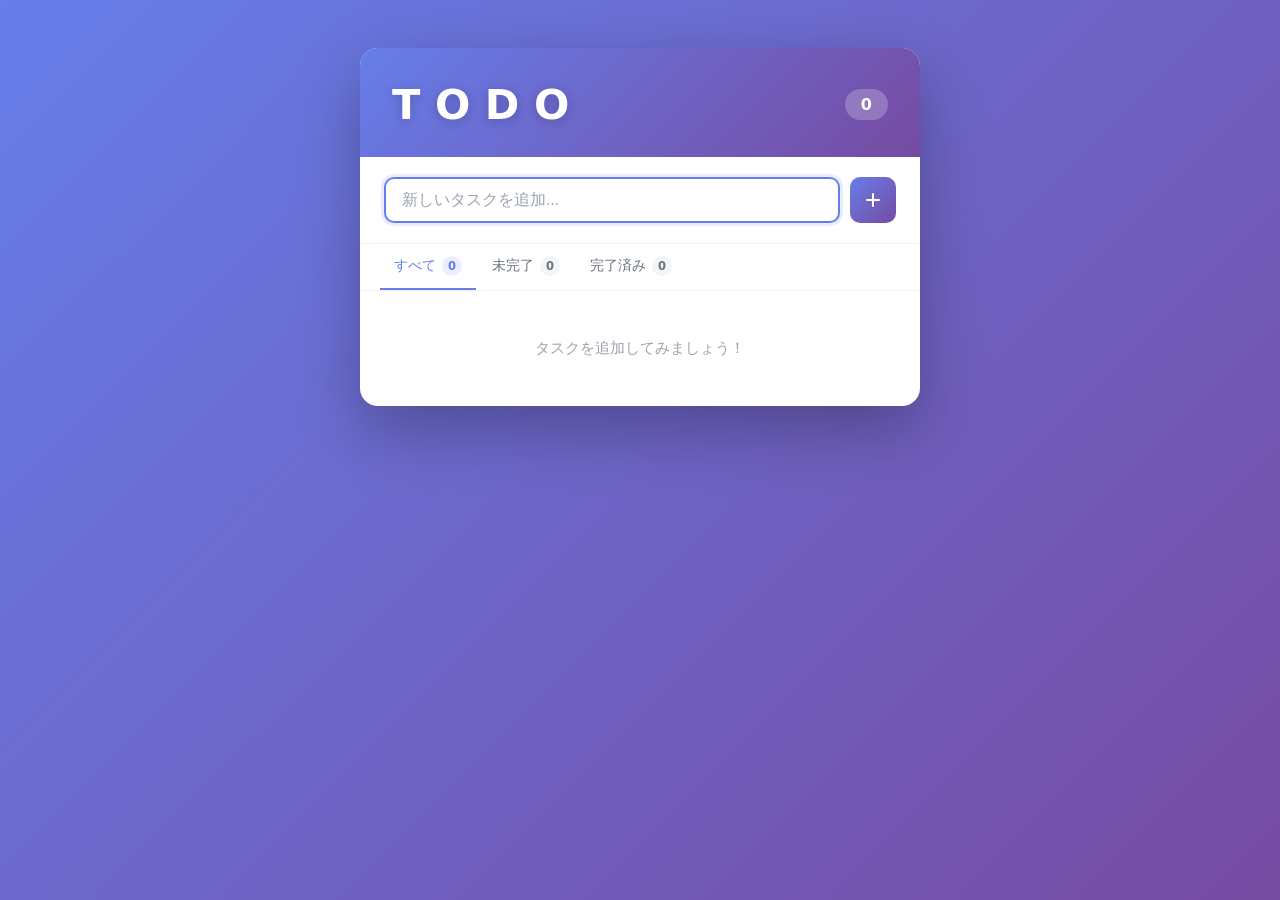
<file: index.html>
<!DOCTYPE html>
<html lang="ja">
<head>
    <meta charset="UTF-8">
    <meta name="viewport" content="width=device-width, initial-scale=1.0">
    <title>TODO アプリ</title>
    <link rel="stylesheet" href="style.css">
</head>
<body>
    <div class="container">
        <div class="card">

            <header class="card-header">
                <h1>TODO</h1>
                <span class="total-badge" id="total-badge">0</span>
            </header>

            <div class="add-form">
                <input
                    type="text"
                    id="add-input"
                    class="add-input"
                    placeholder="新しいタスクを追加..."
                    autocomplete="off"
                >
                <button id="add-btn" class="add-btn" aria-label="追加">
                    <svg width="20" height="20" viewBox="0 0 20 20" fill="currentColor">
                        <path d="M10 3a1 1 0 011 1v5h5a1 1 0 110 2h-5v5a1 1 0 11-2 0v-5H4a1 1 0 110-2h5V4a1 1 0 011-1z"/>
                    </svg>
                </button>
            </div>

            <div class="filter-tabs">
                <button class="filter-tab active" data-filter="all">
                    すべて <span class="tab-count" id="count-all">0</span>
                </button>
                <button class="filter-tab" data-filter="active">
                    未完了 <span class="tab-count" id="count-active">0</span>
                </button>
                <button class="filter-tab" data-filter="completed">
                    完了済み <span class="tab-count" id="count-completed">0</span>
                </button>
            </div>

            <ul class="todo-list" id="todo-list"></ul>

            <footer class="card-footer" id="card-footer">
                <span class="active-count" id="active-count-text"></span>
                <button class="clear-btn" id="clear-btn">完了済みを削除</button>
            </footer>

        </div>
    </div>
    <script src="app.js"></script>
</body>
</html>
</file>
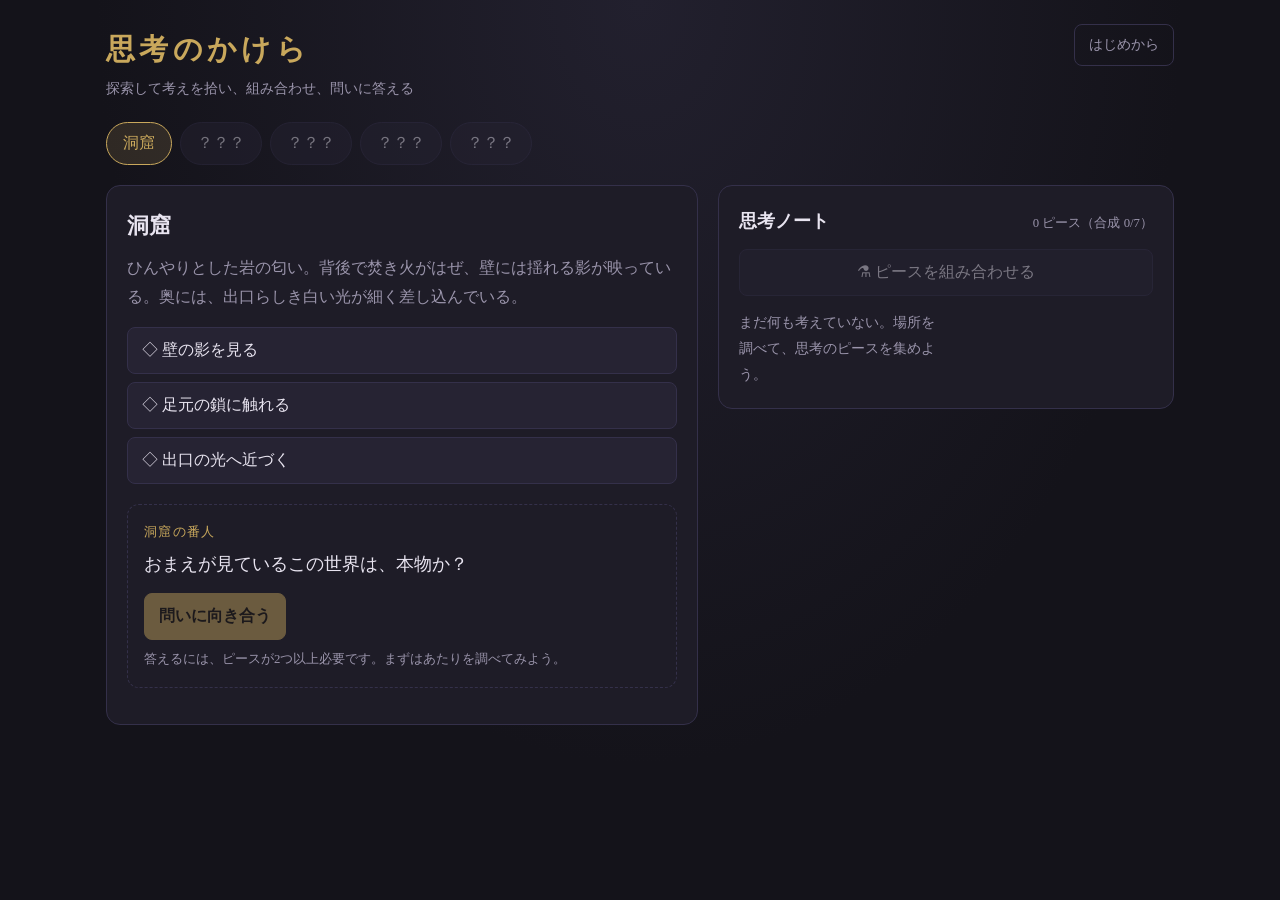
<file: game/index.html>
<!DOCTYPE html>
<html lang="ja">
<head>
    <meta charset="UTF-8">
    <meta name="viewport" content="width=device-width, initial-scale=1.0">
    <title>思考のかけら</title>
    <link rel="stylesheet" href="style.css">
</head>
<body>
    <header class="top">
        <div>
            <h1>思考のかけら</h1>
            <p class="subtitle">探索して考えを拾い、組み合わせ、問いに答える</p>
        </div>
        <button id="reset-btn" class="ghost">はじめから</button>
    </header>

    <nav id="map" class="map" aria-label="場所"></nav>

    <main class="layout">
        <section id="scene" class="panel scene"></section>

        <aside class="panel notebook">
            <div class="notebook-head">
                <h2>思考ノート</h2>
                <span id="piece-count" class="count"></span>
            </div>
            <div id="notebook-tools" class="notebook-tools"></div>
            <div id="pieces" class="pieces"></div>
        </aside>
    </main>

    <div id="ending" class="ending" hidden>
        <div class="ending-card">
            <h2>あなたは、誰か</h2>
            <div id="ending-body"></div>
            <button id="ending-close" class="primary">閉じる</button>
        </div>
    </div>

    <script src="data.js"></script>
    <script src="game.js"></script>
</body>
</html>
</file>
<file: style.css>
*, *::before, *::after {
    box-sizing: border-box;
    margin: 0;
    padding: 0;
}

body {
    font-family: -apple-system, BlinkMacSystemFont, 'Segoe UI', system-ui, sans-serif;
    min-height: 100vh;
    background: linear-gradient(135deg, #667eea 0%, #764ba2 100%);
    display: flex;
    align-items: flex-start;
    justify-content: center;
    padding: 48px 20px 80px;
}

.container {
    width: 100%;
    max-width: 560px;
}

/* ── Card ── */
.card {
    background: #fff;
    border-radius: 18px;
    box-shadow: 0 24px 64px rgba(0, 0, 0, 0.28);
    overflow: hidden;
}

/* ── Header ── */
.card-header {
    background: linear-gradient(135deg, #667eea 0%, #764ba2 100%);
    padding: 32px 32px 28px;
    display: flex;
    align-items: center;
    justify-content: space-between;
}

.card-header h1 {
    color: #fff;
    font-size: 2.6rem;
    font-weight: 800;
    letter-spacing: 0.35em;
    text-shadow: 0 2px 12px rgba(0, 0, 0, 0.2);
}

.total-badge {
    background: rgba(255, 255, 255, 0.22);
    color: #fff;
    font-size: 1rem;
    font-weight: 700;
    padding: 6px 16px;
    border-radius: 20px;
    min-width: 42px;
    text-align: center;
}

/* ── Add Form ── */
.add-form {
    padding: 20px 24px;
    display: flex;
    gap: 10px;
    border-bottom: 1px solid #f1f1f1;
}

.add-input {
    flex: 1;
    padding: 12px 16px;
    border: 2px solid #e5e7eb;
    border-radius: 10px;
    font-size: 0.975rem;
    color: #1f2937;
    outline: none;
    background: #fafafa;
    transition: border-color 0.2s, box-shadow 0.2s;
}

.add-input::placeholder { color: #9ca3af; }

.add-input:focus {
    border-color: #667eea;
    background: #fff;
    box-shadow: 0 0 0 3px rgba(102, 126, 234, 0.14);
}

.add-btn {
    width: 46px;
    height: 46px;
    flex-shrink: 0;
    background: linear-gradient(135deg, #667eea 0%, #764ba2 100%);
    color: #fff;
    border: none;
    border-radius: 10px;
    cursor: pointer;
    display: flex;
    align-items: center;
    justify-content: center;
    transition: opacity 0.2s, transform 0.15s;
}

.add-btn:hover  { opacity: 0.88; transform: scale(1.06); }
.add-btn:active { transform: scale(0.96); }

/* ── Filter Tabs ── */
.filter-tabs {
    display: flex;
    padding: 0 20px;
    border-bottom: 1px solid #f1f1f1;
    gap: 2px;
}

.filter-tab {
    padding: 12px 14px;
    font-size: 0.875rem;
    font-weight: 500;
    color: #6b7280;
    background: none;
    border: none;
    border-bottom: 2px solid transparent;
    cursor: pointer;
    display: flex;
    align-items: center;
    gap: 6px;
    transition: color 0.18s, border-color 0.18s;
    white-space: nowrap;
    font-family: inherit;
}

.filter-tab:hover { color: #667eea; }

.filter-tab.active {
    color: #667eea;
    border-bottom-color: #667eea;
}

.tab-count {
    display: inline-flex;
    align-items: center;
    justify-content: center;
    min-width: 20px;
    height: 20px;
    padding: 0 6px;
    background: #f3f4f6;
    border-radius: 10px;
    font-size: 0.72rem;
    font-weight: 600;
    color: #6b7280;
    transition: background 0.18s, color 0.18s;
}

.filter-tab.active .tab-count {
    background: rgba(102, 126, 234, 0.13);
    color: #667eea;
}

/* ── Todo List ── */
.todo-list {
    list-style: none;
    max-height: 58vh;
    overflow-y: auto;
}

.todo-list::-webkit-scrollbar { width: 4px; }
.todo-list::-webkit-scrollbar-track { background: transparent; }
.todo-list::-webkit-scrollbar-thumb { background: #e5e7eb; border-radius: 2px; }

/* ── Todo Item ── */
.todo-item {
    display: flex;
    align-items: center;
    padding: 0 20px;
    min-height: 56px;
    border-bottom: 1px solid #f7f7f8;
    gap: 10px;
    transition: background 0.12s;
}

.todo-item:last-child { border-bottom: none; }
.todo-item:hover { background: #fafafa; }

/* Toggle */
.toggle-btn {
    width: 30px;
    height: 30px;
    flex-shrink: 0;
    background: none;
    border: none;
    cursor: pointer;
    padding: 0;
    display: flex;
    align-items: center;
    justify-content: center;
    transition: transform 0.15s;
}

.toggle-btn:hover { transform: scale(1.12); }
.toggle-btn svg { width: 24px; height: 24px; }

/* Label */
.todo-label {
    flex: 1;
    font-size: 0.975rem;
    color: #1f2937;
    line-height: 1.45;
    word-break: break-word;
    cursor: default;
    user-select: none;
    padding: 14px 0;
}

.todo-item.completed .todo-label {
    text-decoration: line-through;
    color: #9ca3af;
}

/* Edit */
.edit-input {
    display: none;
    flex: 1;
    padding: 7px 10px;
    border: 2px solid #667eea;
    border-radius: 7px;
    font-size: 0.975rem;
    color: #1f2937;
    outline: none;
    box-shadow: 0 0 0 3px rgba(102, 126, 234, 0.14);
    font-family: inherit;
}

.todo-item.editing .todo-label  { display: none; }
.todo-item.editing .toggle-btn  { display: none; }
.todo-item.editing .delete-btn  { display: none; }
.todo-item.editing .edit-input  { display: block; }

/* Delete */
.delete-btn {
    width: 30px;
    height: 30px;
    flex-shrink: 0;
    background: none;
    border: none;
    cursor: pointer;
    padding: 4px;
    color: #d1d5db;
    opacity: 0;
    transition: color 0.18s, opacity 0.18s;
    display: flex;
    align-items: center;
    justify-content: center;
}

.todo-item:hover .delete-btn { opacity: 1; }
.delete-btn:hover { color: #f87171; }

/* Empty state */
.empty-state {
    padding: 48px 24px;
    text-align: center;
    color: #9ca3af;
    font-size: 0.925rem;
}

/* ── Footer ── */
.card-footer {
    display: none;
    padding: 14px 24px;
    align-items: center;
    justify-content: space-between;
    background: #f9fafb;
    border-top: 1px solid #f1f1f1;
}

.active-count {
    font-size: 0.85rem;
    color: #6b7280;
}

.clear-btn {
    display: none;
    background: none;
    border: none;
    font-size: 0.85rem;
    color: #9ca3af;
    cursor: pointer;
    padding: 5px 10px;
    border-radius: 6px;
    font-family: inherit;
    transition: color 0.18s, background 0.18s;
}

.clear-btn:hover {
    color: #f87171;
    background: #fef2f2;
}
</file>
<file: game/style.css>
:root {
    --bg: #14131a;
    --panel: #1e1c27;
    --panel-2: #262333;
    --text: #e8e4f0;
    --muted: #9a94ab;
    --line: #34304a;
    --accent: #c9a85c;
    --accent-soft: rgba(201, 168, 92, 0.15);
    --synth: #8fb3e8;
    --synth-soft: rgba(143, 179, 232, 0.15);
    --fail: #d98a8a;
}

*, *::before, *::after { box-sizing: border-box; margin: 0; padding: 0; }

body {
    font-family: 'Hiragino Mincho ProN', 'Yu Mincho', 'Noto Serif JP', serif;
    background: radial-gradient(ellipse at top, #22202e 0%, var(--bg) 60%);
    background-color: var(--bg);
    color: var(--text);
    min-height: 100vh;
    line-height: 1.8;
    padding: 24px 16px 64px;
    max-width: 1100px;
    margin: 0 auto;
}

button {
    font: inherit;
    color: inherit;
    cursor: pointer;
    border: 1px solid var(--line);
    background: var(--panel-2);
    border-radius: 8px;
    padding: 8px 14px;
    transition: background .15s, border-color .15s, opacity .15s;
}
button:hover:not(:disabled) { border-color: var(--accent); }
button:disabled { cursor: default; opacity: .45; }
button.primary { background: var(--accent); color: #1b1710; border-color: var(--accent); font-weight: bold; }
button.secondary { width: 100%; }
button.ghost { background: transparent; color: var(--muted); font-size: .85rem; white-space: nowrap; }

/* ── Header / Map ── */
.top { display: flex; justify-content: space-between; align-items: flex-start; gap: 12px; margin-bottom: 20px; }
.top h1 { font-size: 1.8rem; letter-spacing: .15em; color: var(--accent); }
.subtitle { color: var(--muted); font-size: .9rem; }

.map { display: flex; flex-wrap: wrap; gap: 8px; margin-bottom: 20px; }
.map-btn { padding: 6px 16px; border-radius: 999px; }
.map-btn.current { background: var(--accent-soft); border-color: var(--accent); color: var(--accent); }
.map-btn.done::after { content: ' ✦'; color: var(--accent); }

/* ── Layout ── */
.layout { display: grid; grid-template-columns: 1.3fr 1fr; gap: 20px; align-items: start; }
@media (max-width: 760px) { .layout { grid-template-columns: 1fr; } }

.panel { background: var(--panel); border: 1px solid var(--line); border-radius: 14px; padding: 20px; }

/* ── Scene ── */
.scene-title { font-size: 1.4rem; margin-bottom: 8px; }
.scene-intro { color: var(--muted); margin-bottom: 16px; }

.objects { display: flex; flex-direction: column; gap: 8px; margin-bottom: 20px; }
.object-btn { text-align: left; }
.object-btn.seen { color: var(--muted); }

.question { border: 1px dashed var(--line); border-radius: 12px; padding: 16px; margin-bottom: 16px; }
.question.active { border-style: solid; border-color: var(--accent); background: var(--accent-soft); }
.asker { font-size: .8rem; color: var(--accent); letter-spacing: .1em; }
.question-text { font-size: 1.15rem; margin: 4px 0 12px; }
.stance { font-size: .9rem; color: var(--muted); margin-bottom: 8px; }

.actions { display: flex; flex-wrap: wrap; gap: 8px; margin-top: 8px; }
.help { color: var(--muted); font-size: .8rem; margin-top: 8px; }

.slots { display: flex; align-items: center; flex-wrap: wrap; gap: 6px; }
.slot {
    min-width: 96px; min-height: 40px; padding: 6px 12px;
    border: 1px dashed var(--muted); border-radius: 8px;
    display: flex; align-items: center; justify-content: center;
}
.slot.filled { border-style: solid; border-color: var(--accent); color: var(--accent); }
.plus { color: var(--muted); }

/* ── Message ── */
.message { border-left: 3px solid var(--muted); background: var(--panel-2); border-radius: 8px; padding: 12px 16px; animation: fade .4s ease; }
.message p { white-space: pre-wrap; }
.message.story { border-color: var(--text); }
.message.answer { border-color: var(--accent); }
.message.synth { border-color: var(--synth); }
.message.fail { border-color: var(--fail); }
.message-title { font-weight: bold; margin-bottom: 4px; }
.gained { margin-top: 12px; padding: 10px 12px; border-radius: 8px; background: var(--accent-soft); display: flex; flex-direction: column; }
.message.synth .gained { background: var(--synth-soft); }
.gained-label { font-size: .75rem; color: var(--muted); }

/* ── Notebook ── */
.notebook-head { display: flex; justify-content: space-between; align-items: baseline; margin-bottom: 12px; }
.notebook-head h2 { font-size: 1.1rem; }
.count { color: var(--muted); font-size: .8rem; }
.notebook-tools { margin-bottom: 14px; }

.pieces { display: grid; grid-template-columns: repeat(auto-fill, minmax(150px, 1fr)); gap: 8px; }
.empty { color: var(--muted); font-size: .9rem; }

.piece {
    text-align: left; display: flex; flex-direction: column; gap: 4px;
    border-color: var(--accent); background: var(--accent-soft);
    padding: 10px 12px;
}
.piece:disabled { opacity: 1; }
.piece.synth { border-color: var(--synth); background: var(--synth-soft); }
.piece.pickable:hover { transform: translateY(-1px); }
.piece.picked { outline: 2px solid var(--text); outline-offset: 1px; }
.piece.new { animation: glow 1.2s ease; }
.piece-name { font-weight: bold; }
.piece.synth .piece-name::before { content: '✦ '; color: var(--synth); }
.piece-text { font-size: .75rem; color: var(--muted); line-height: 1.5; }

/* ── Ending ── */
.ending { position: fixed; inset: 0; background: rgba(0, 0, 0, .7); display: flex; align-items: center; justify-content: center; padding: 16px; }
.ending[hidden] { display: none; }
.ending-card { background: var(--panel); border: 1px solid var(--accent); border-radius: 16px; padding: 28px; max-width: 560px; width: 100%; max-height: 90vh; overflow-y: auto; }
.ending-card h2 { color: var(--accent); margin-bottom: 12px; letter-spacing: .1em; }
.ending-card p, .ending-card ul { margin-bottom: 12px; }
.ending-card ul { padding-left: 1.2em; }
.ending-card li { margin-bottom: 6px; }
.ending-pieces strong { display: block; }
.muted { color: var(--muted); font-size: .85rem; }

@keyframes fade { from { opacity: 0; transform: translateY(4px); } to { opacity: 1; transform: none; } }
@keyframes glow { 0% { box-shadow: 0 0 0 0 var(--accent); } 50% { box-shadow: 0 0 16px 2px var(--accent); } 100% { box-shadow: none; } }
</file>
